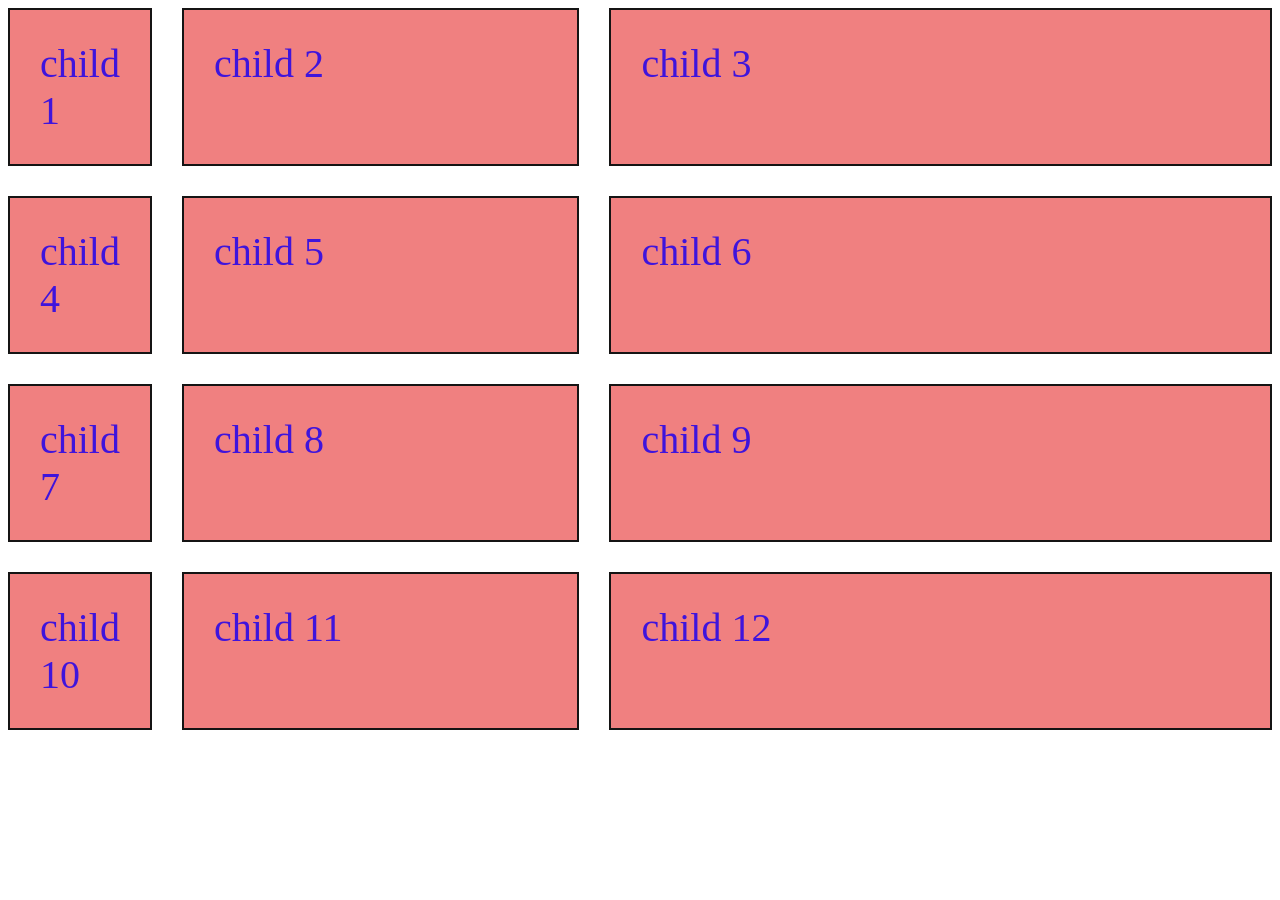
<file: section 1/cssgrid,.html>
<!DOCTYPE html>
<html lang="en">
<head>
    <meta charset="UTF-8">
    <meta name="viewport" content="width=device-width, initial-scale=1.0">
    <title>Document</title>
    <style>
        .child{
            background-color: lightcoral;
            color: rgb(63, 20, 220);
            font-size: 40px;
            padding: 30px;
            border: 2px solid rgb(21, 20, 20);
        }

       .parent{
        display: grid;
        /*grid-template-columns: 200px 500px 700px;*/
        grid-template-columns: 1fr 3fr 5fr;
        grid-template-rows: 1fr 1fr 1fr;
        gap: 30px;
       }

    </style>
</head>
<body>
    <div class="parent">
        <div class="child">child 1</div>
        <div class="child">child 2</div>
        <div class="child">child 3</div>
        <div class="child">child 4</div>
        <div class="child">child 5</div>
        <div class="child">child 6</div>
        <div class="child">child 7</div>
        <div class="child">child 8</div>
        <div class="child">child 9</div>
        <div class="child">child 10</div>
        <div class="child">child 11</div>
        <div class="child">child 12</div>
    </div>
</body>
</html>
</file>
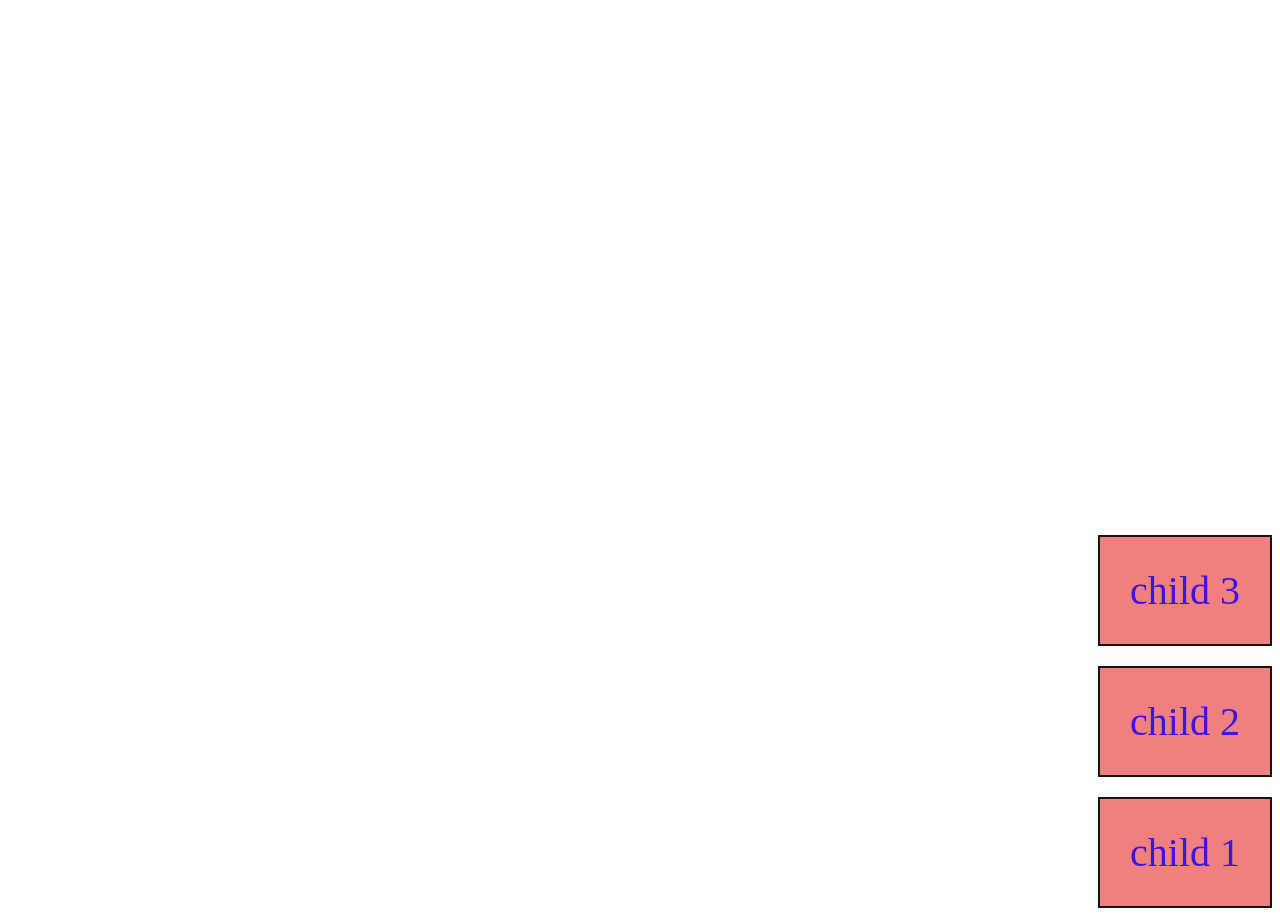
<file: section 1/flexbox.html>
<!DOCTYPE html>
<html lang="en">
<head>
    <meta charset="UTF-8">
    <meta name="viewport" content="width=device-width, initial-scale=1.0">
    <title>Flex Box</title>
    <style>
        .child{
            background-color: lightcoral;
            color: rgb(63, 20, 220);
            font-size: 40px;
            padding: 30px;
            border: 2px solid rgb(21, 20, 20);
        }

        .parent{
            display: flex;
            flex-direction: column-reverse;

            justify-content: flex-start;
            align-items: flex-end;
            gap: 20px;
            height: 100vh;
        }
    </style>
</head>
<body>
    <div class="parent">
        <div class="child">child 1</div>
        <div class="child">child 2</div>
        <div class="child">child 3</div>
    </div>
    
</body>
</html>
</file>
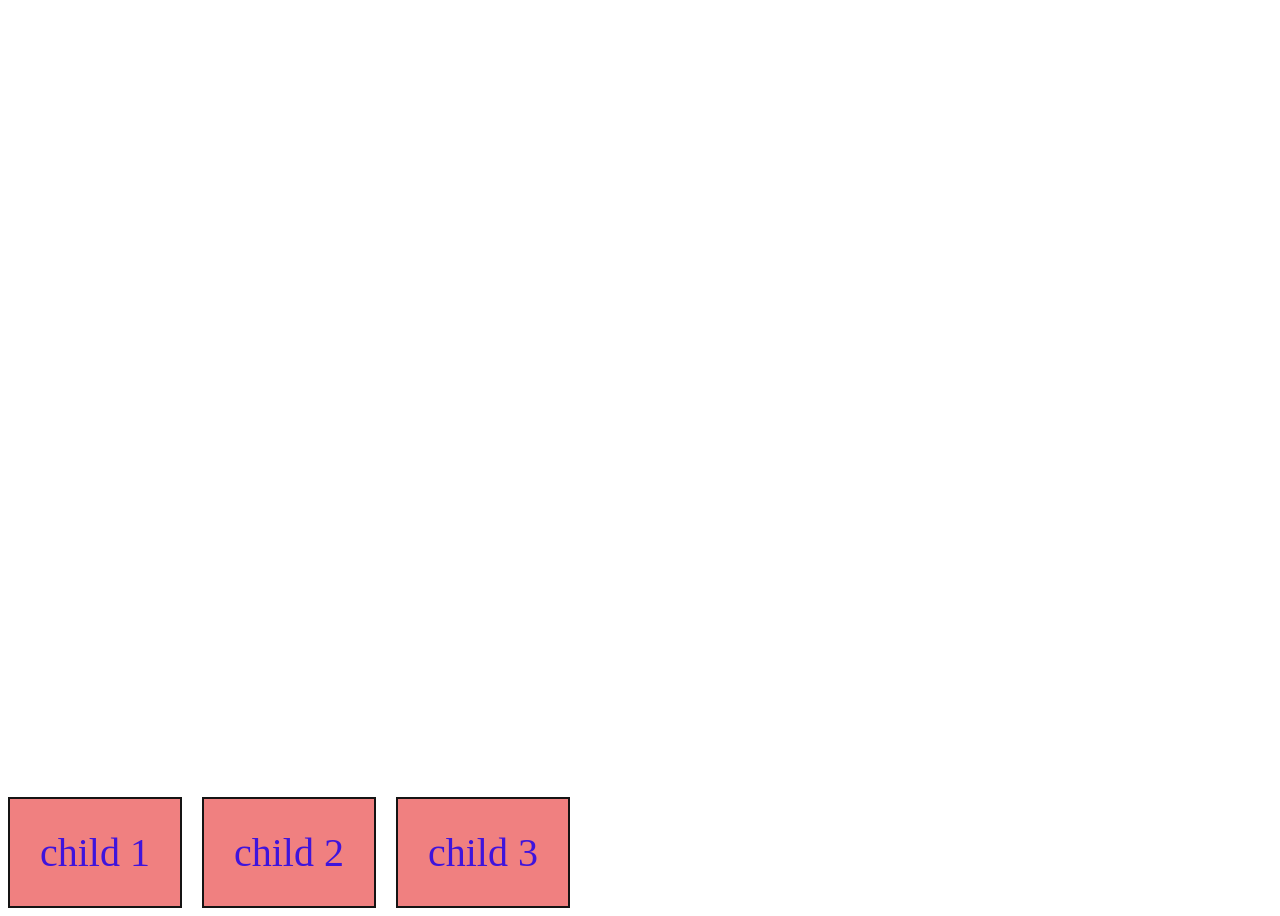
<file: section 1/flexbpx.htm>
<!DOCTYPE html>
<html lang="en">
<head>
    <meta charset="UTF-8">
    <meta name="viewport" content="width=device-width, initial-scale=1.0">
    <title>Flex Box</title>
    <style>
        .child{
            background-color: lightcoral;
            color: rgb(63, 20, 220);
            font-size: 40px;
            padding: 30px;
            border: 2px solid rgb(21, 20, 20);
        }

        .parent{
            display: flex;
            flex flex-direction: column-reverse;

            justify-content: flex-start;
            align-items: flex-end;
            gap: 20px;
            height: 100vh;
        }
    </style>
</head>
<body>
    <div class="parent">
        <div class="child">child 1</div>
        <div class="child">child 2</div>
        <div class="child">child 3</div>
    </div>
    
</body>
</html>
</file>
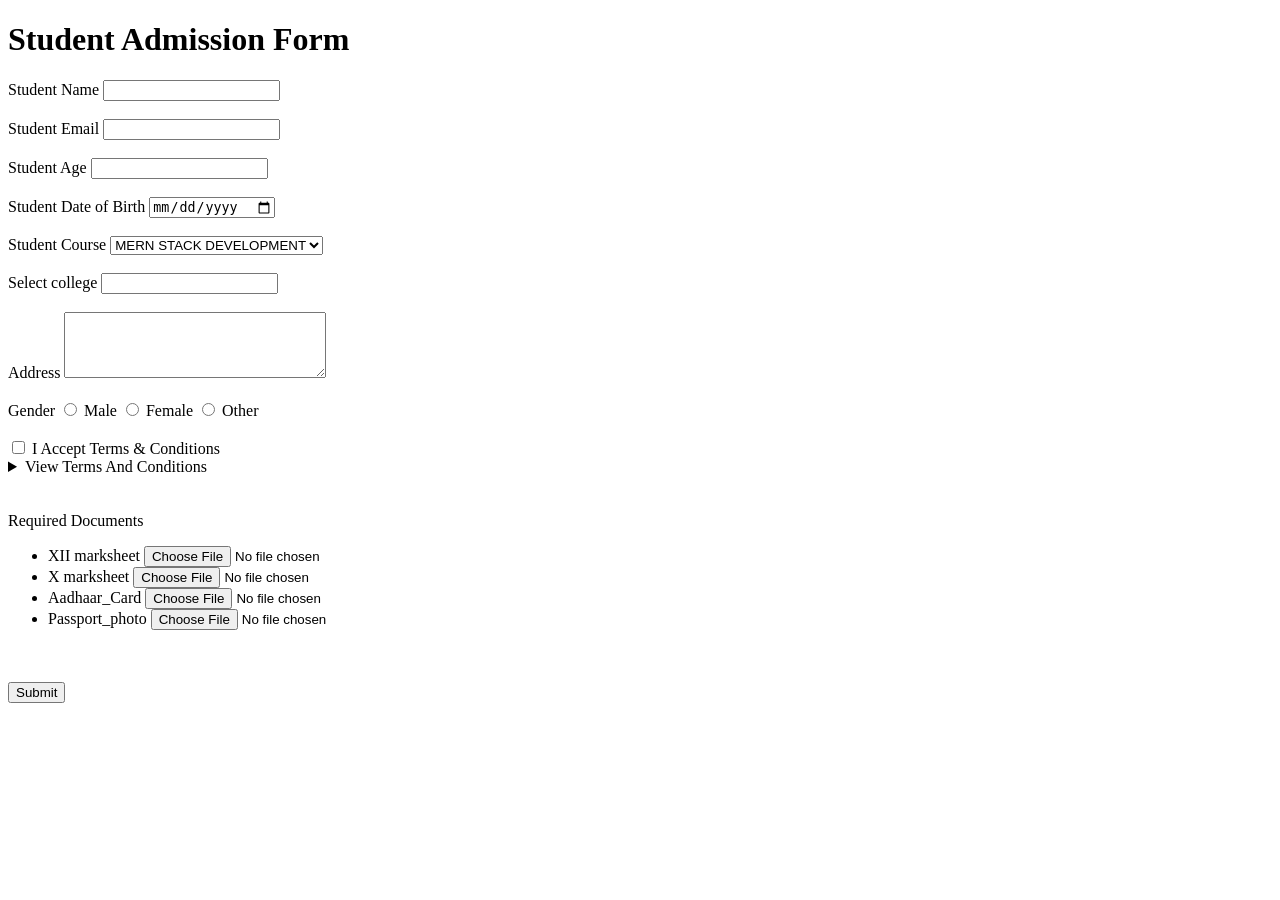
<file: section 1/form.html>
<!DOCTYPE html>
<html lang="en">
<head>
    <meta charset="UTF-8">
    <meta name="viewport" content="width=device-width, initial-scale=1.0">
    <title>My HTML Page</title>
</head>
<body>
    <h1>Student Admission Form</h1>

    <form>
        <label for="">Student Name</label>
        <input type="text" required minlength="3">

        <br><br>

        <label for="">Student Email</label>
        <input type="email" required minlength="5">

        <br><br>

        <label for="">Student Age</label>
        <input type="number">

        <br><br>

        <label for ="">Student Date of Birth</label>
        <input type="date">

        <br><br>

        <label for="">Student Course</label>
        <select>
            <option value="">MERN STACK DEVELOPMENT</option>
            <option value="">DATA ANALYTICS</option>
            <option value="">DEVOPS</option>
            <option value="">DATA SCIENCE</option>
            <Option Value="">ARTIFICIAL INTELLIGENCE</Option>
            <Option value="">UI/UX DESIGN</Option>
        </select>

        <br><br>

        <label for="">Select college</label>
        <input type="text" list="college">

        <datalist id="college">
                <option value="SRMCEM">
                <option value="SMS">
                <option value="BBD University">
                <option value="Integral University">
        </datalist>

        <br><br>

        <label for="">Address</label>
        <textarea cols="30" rows="4"></textarea>

        <br><br>

        <label for="">Gender</label>
        <input type="radio" name="gender" value="male"> Male
        <input type="radio" name="gender" value="female"> Female
        <input type="radio" name="gender" value="other"> Other

        <br></br>

        <input type="checkbox">
        <label for="">I Accept Terms & Conditions</label>
        <details>
            <summary>View Terms And Conditions</summary>
            <p>Lorem ipsum dolor sit amet consectetur adipisicing elit. Consequuntur, reprehenderit. Eaque, perferendis! Sequi pariatur recusandae cum exercitationem velit amet in eos nostrum tenetur id, maiores maxime laboriosam consequatur soluta eligendi.</p>
        </details>

        <br><br>

        <label for="">Required Documents</label>
        <ul>
        <li>
             <label for="marksheet_12th">XII marksheet</label>
             <input type="file" id="marksheet_12th" name="marksheet_12th" accept=".pdf,.jpg,.png,.jpeg" required>
        </li>
        <li>
             <label for="marksheet_10th">X marksheet</label>
             <input type="file" id="marksheet_10th" name="marksheet_10th" accept=".pdf,.jpg,.png,.jpeg" required>
        </li>

        <li>
             <label for="Aadhaar Card">Aadhaar_Card</label>
             <input type="file" id="Adhar_Card" name="Aadhaar_Card" accept=".pdf,.jpg,.png,.jpeg" required>
        </li>
        <li>
             <label for="Passport size photo ">Passport_photo</label>
             <input type="file" id="Passport_photo" name="Passport_photo" accept=".pdf,.jpg,.png,.jpeg" required>
        </li>

        </ul>

        <br><br>
        
        <button type="submit">Submit</button>
    </form>

</body>
</html>
</file>
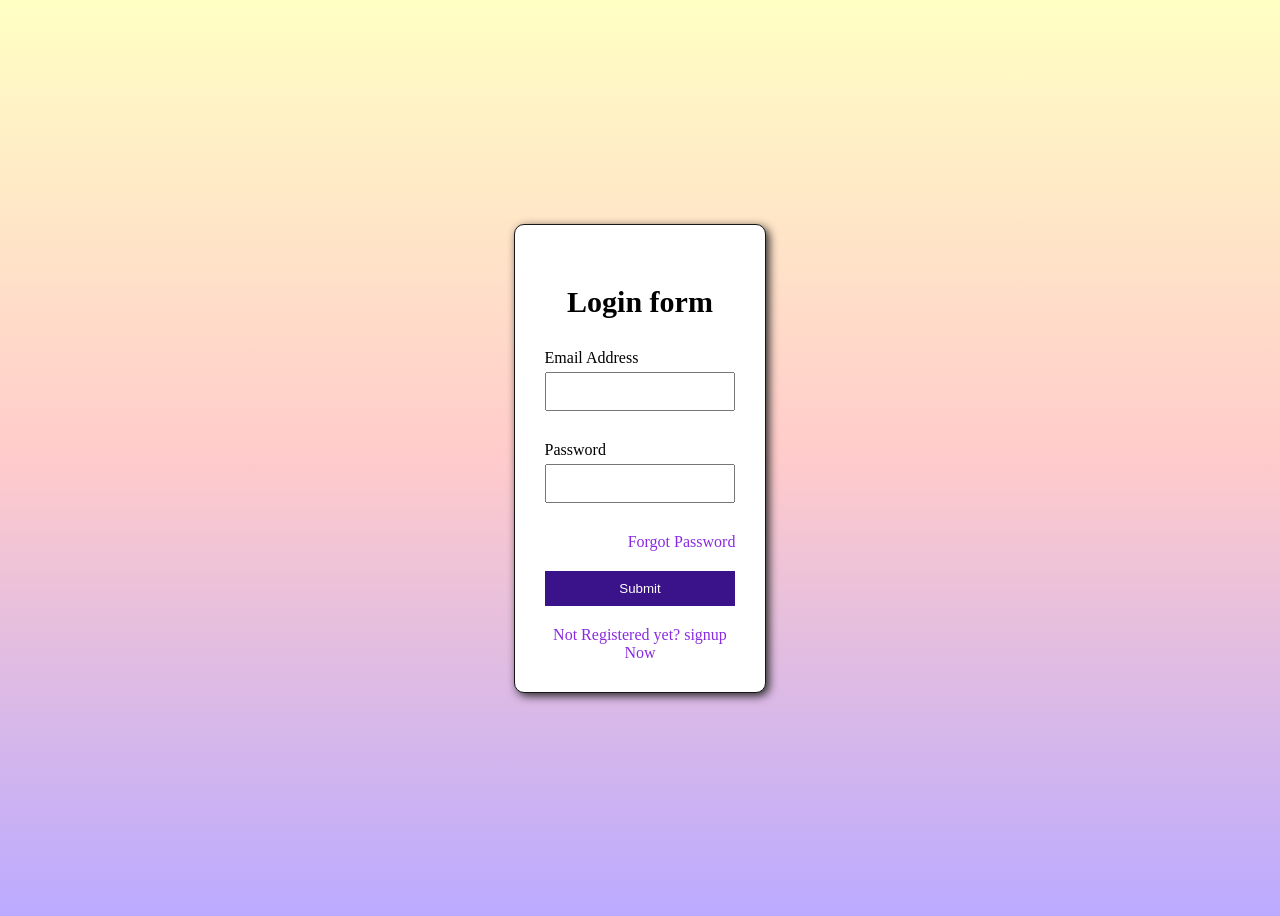
<file: section 1/login.html>
<!DOCTYPE html>
<html lang="en">
<head>
    <meta charset="UTF-8">
    <meta name="viewport" content="width=device-width, initial-scale=1.0">
    <title>LOGIN PAGE</title>
    
    <link href="https://fonts.googleapis.com/css?family=DynaPuff:regular,500,600,700" rel="stylesheet" />

    <style>

        .card{
            border: 1px solid rgb(23, 23, 23);
            width: 20%;
            border-radius: 10px;
            padding: 30px;
            box-shadow: 3px 3px 10px 0px rgb(39, 38, 38);
            box-sizing: border-box;
            background-color: white;
        }

        body{
            display: flex;
            justify-content: center;
            align-items: center;
            height: 100vh;
            background-image: linear-gradient(0deg,#baff,#ffcbcb ,#ffffc3);
            /*background-image: url(https://tse4.mm.bing.net/th/id/OIP.IhRn9_BdGBPvU9iNYrne3QHaHa?r=0&rs=1&pid=ImgDetMain&o=7&rm=3);*/
            
        }

        .form-title{
            text-align: center;
            font-size: 30px;
        }
        .text-input{
            width: 100%;
            display: block;
            padding:10px ;
            box-sizing: border-box;
            margin-bottom: 30px;
            margin-top: 5px;
        }

        .btn-submit{
            background-color: rgb(58, 18, 138);
            color: white;
            padding: 10px;
            border: none;
            display: block;
            width: 100%;
        }

        .link{
            display: block;
            color: blueviolet;
            text-decoration: none;
        }

        .forgot-link{
            text-align: right;
            margin-bottom: 20px;
        }

        .signup-link{
            text-align: center;
            margin-top: 20px;
        }

    </style>
</head>
<body>
    <div class="card">
       <h3 class="form-title">Login form</h3>
       <form action="">
        <label for="">Email Address</label>
        <input type="email" class="text-input">
        
        <label for="">Password</label>
        <input type="password" class="text-input">

        <a href="#" class="link forgot-link">Forgot Password</a>

        
        <button class="btn-submit">Submit</button>

        <a href="#" class="link signup-link">
           Not Registered yet? signup Now
        </a>


       </form>
       </div> 
</body>
</html>
</file>
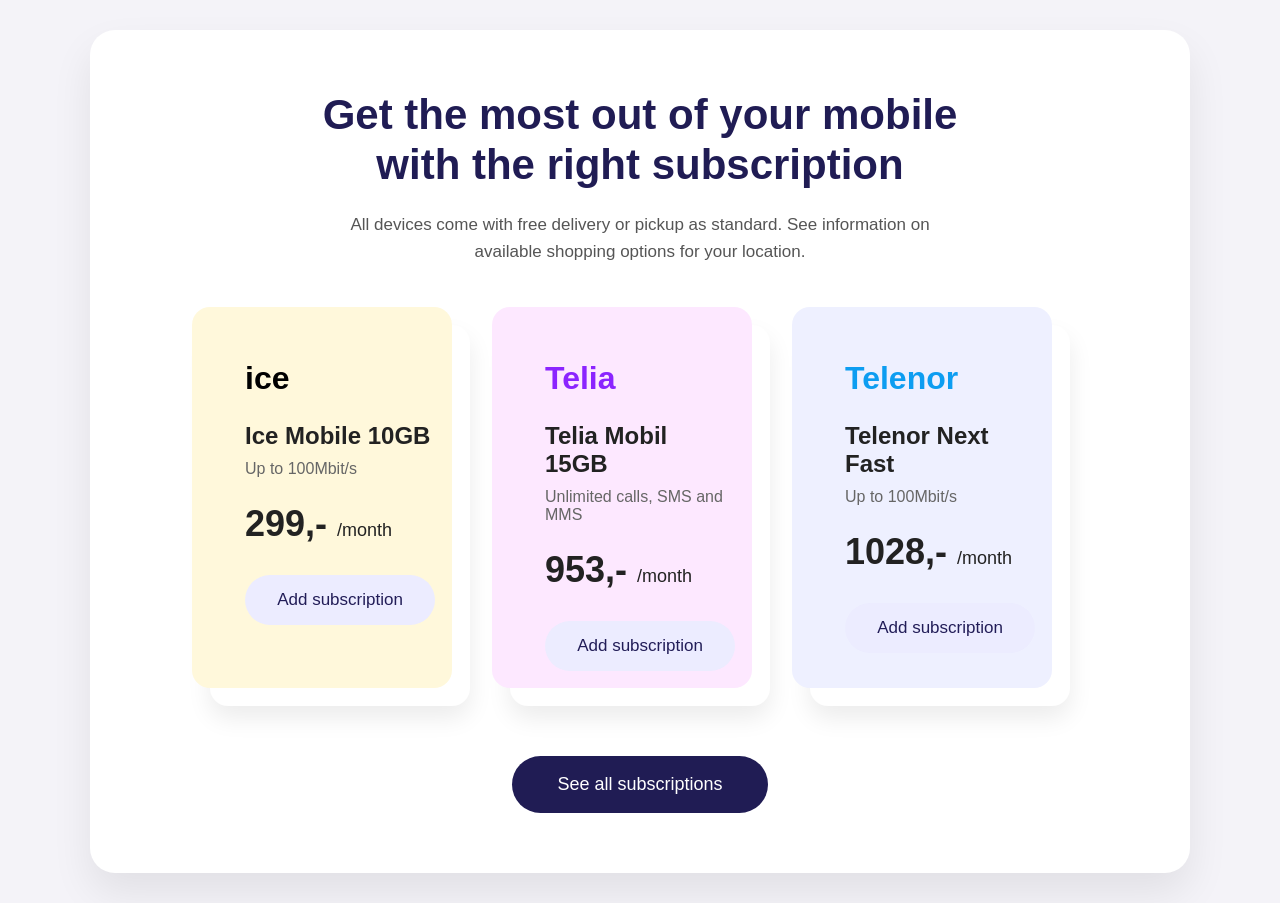
<file: section 1/subscriptionpack.html>
<!DOCTYPE html>
<html lang="en">
<head>
<meta charset="UTF-8">
<meta name="viewport" content="width=device-width, initial-scale=1.0">
<title>Subscription Cards</title>

<style>
*{
    margin:0;
    padding:0;
    box-sizing:border-box;
    font-family:Arial, Helvetica, sans-serif;
}

body{
    background:#f4f3f8;
    display:flex;
    justify-content:center;
    align-items:center;
    min-height:100vh;
    padding:30px;
}

.container{
    width:1100px;
    background:#fff;
    border-radius:25px;
    box-shadow:0 20px 40px rgba(0,0,0,.08);
    padding:60px;
    text-align:center;
}

.container h1{
    font-size:42px;
    color:#201c54;
    margin-bottom:20px;
    line-height:1.2;
}

.container .desc{
    width:60%;
    margin:auto;
    color:#555;
    font-size:17px;
    line-height:1.6;
    margin-bottom:60px;
}

.cards{
    display:flex;
    justify-content:center;
    gap:40px;
    margin-bottom:50px;
}

.card{
    position:relative;
    width:260px;
    background:#fff;
    padding:35px;
    border-radius:18px;
    box-shadow:0 12px 25px rgba(0,0,0,.08);
    text-align:left;
    z-index:1;
}

.card::before{
    content:"";
    position:absolute;
    width:100%;
    height:100%;
    top:-18px;
    left:-18px;
    border-radius:18px;
    z-index:-1;
}

.yellow::before{
    background:#fff8db;
}

.pink::before{
    background:#fde8ff;
}

.blue::before{
    background:#eef0ff;
}

.logo{
    font-size:32px;
    font-weight:bold;
    margin-bottom:25px;
}

.logo.purple{
    color:#8b24ff;
}

.logo.blue{
    color:#0d9df1;
}

.card h2{
    font-size:24px;
    color:#222;
    margin-bottom:10px;
}

.card p{
    color:#666;
    margin-bottom:25px;
}

.price{
    font-size:36px;
    font-weight:bold;
    color:#222;
    margin-bottom:30px;
}

.price span{
    font-size:18px;
    font-weight:normal;
}

.card button{
    width:100%;
    padding:15px;
    border:none;
    border-radius:40px;
    background:#ececff;
    color:#221d58;
    font-size:17px;
    cursor:pointer;
}

.card button:hover{
    background:#dddfff;
}

.main-btn{
    background:#201c54;
    color:#fff;
    border:none;
    padding:18px 45px;
    border-radius:40px;
    font-size:18px;
    cursor:pointer;
}

.main-btn:hover{
    background:#2d2672;
}

@media(max-width:900px){

.container{
    width:100%;
    padding:40px 20px;
}

.container h1{
    font-size:30px;
}

.container .desc{
    width:100%;
}

.cards{
    flex-direction:column;
    align-items:center;
}

.card{
    width:300px;
}
}
</style>

</head>

<body>

<div class="container">

<h1>
Get the most out of your mobile<br>
with the right subscription
</h1>

<p class="desc">
All devices come with free delivery or pickup as standard.
See information on available shopping options for your location.
</p>

<div class="cards">

<div class="card yellow">
<div class="logo">ice</div>

<h2>Ice Mobile 10GB</h2>

<p>Up to 100Mbit/s</p>

<div class="price">
299,- <span>/month</span>
</div>

<button>Add subscription</button>

</div>

<div class="card pink">

<div class="logo purple">Telia</div>

<h2>Telia Mobil 15GB</h2>

<p>Unlimited calls, SMS and MMS</p>

<div class="price">
953,- <span>/month</span>
</div>

<button>Add subscription</button>

</div>

<div class="card blue">

<div class="logo blue">Telenor</div>

<h2>Telenor Next Fast</h2>

<p>Up to 100Mbit/s</p>

<div class="price">
1028,- <span>/month</span>
</div>

<button>Add subscription</button>

</div>

</div>

<button class="main-btn">
See all subscriptions
</button>

</div>

</body>
</html>
</file>
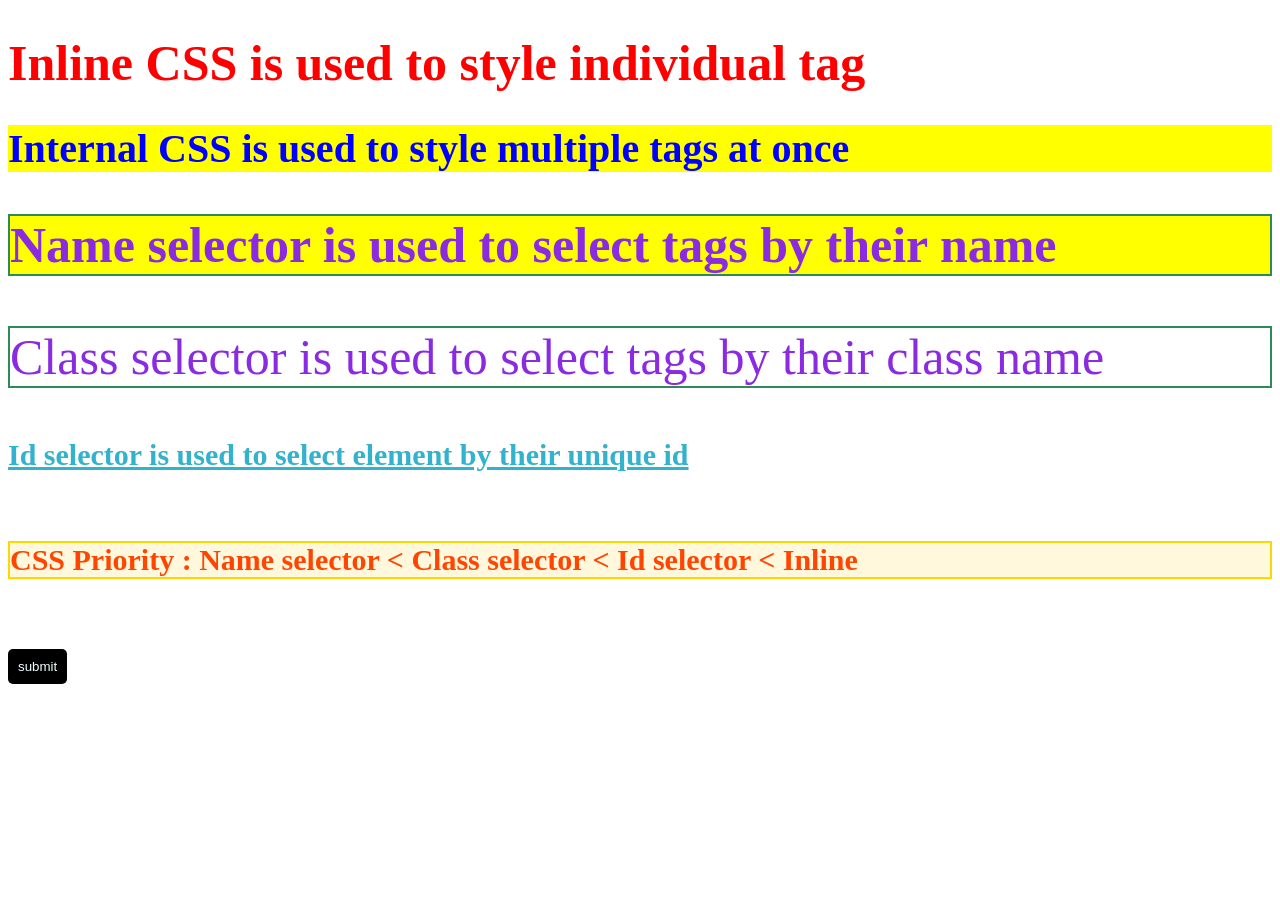
<file: section 1/usingcss.html>
<!DOCTYPE html>
<html lang="en">
<head>
    <meta charset="UTF-8">
    <meta name="viewport" content="width=device-width, initial-scale=1.0">
    <title> Using CSS </title>

    <style>

        h2{

            color: blue;
            font-size: 40px;
            background-color: yellow;
        }

        .text{
            color: blueviolet;
            border: 2px solid seagreen;
            font-size: 50px;
        }

        #myid{
            color: rgb(50, 178, 204);
            text-decoration: underline;
            font-size: 30px;
        }

        .text2{
            color: brown;
            border: 2px solid gold;
            font-size: 40px;
        }

        #myid2{
            color: darkmagenta;
            font-size: 30px;
        }

        h6{
            color: chartreuse;
            font-size: 40px;
            background-color: cornsilk;
        }
    </style>

    <link rel="stylesheet" href="style.css">
</head>
<body>
    <h1 style="color:red; font-size: 50px;">Inline CSS is used to style individual tag</h1>

    <h2>Internal CSS is used to style multiple tags at once</h2>

    <h2 class="text">Name selector is used to select tags by their name</h2>

    <p class="text">Class selector is used to select tags by their class name</p>

    <h3 id="myid">Id selector is used to select element by their unique id</h3>

    <h6 class="text2" id="myid2" style="color: orangered">CSS Priority : Name selector < Class selector < Id selector < Inline</h6>
     
    <button class="btn">submit</button>

</body>
</html>
</file>
<file: section 1/style.css>
.btn{
    background-color: black;
    color: azure;
    padding: 10px;
    border-radius: 5px;
    border: none;
    

}
</file>
